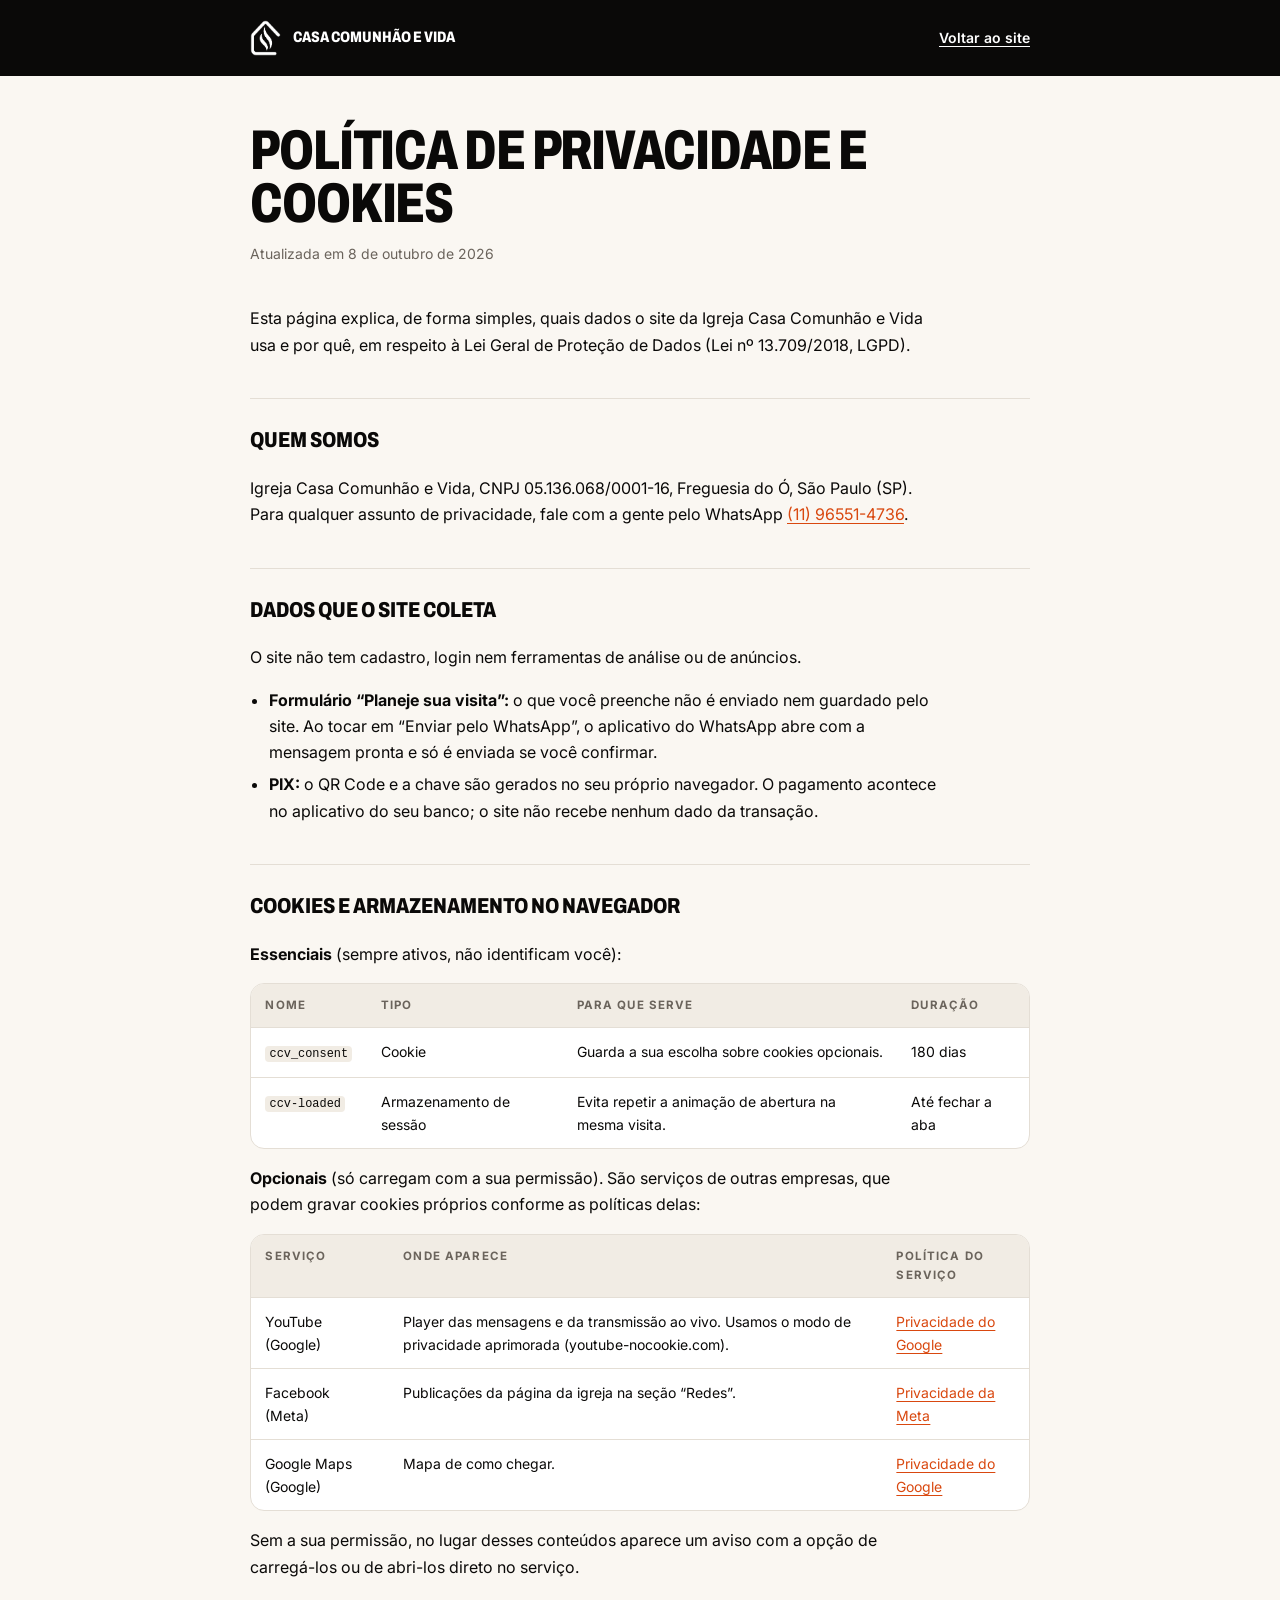
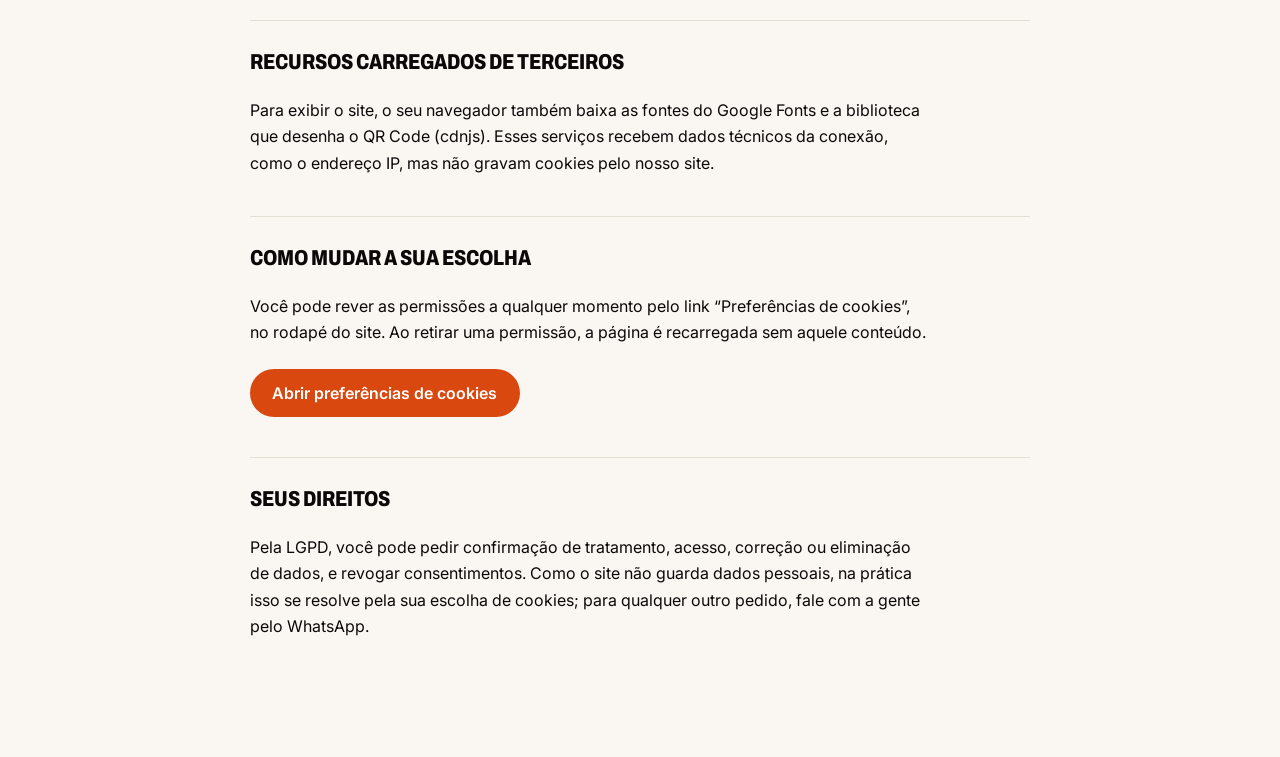
<file: privacidade.html>
<!doctype html>
<html lang="pt-BR">
<head>
  <meta charset="utf-8">
  <meta name="viewport" content="width=device-width, initial-scale=1, viewport-fit=cover">
  <title>Política de privacidade e cookies — Casa Comunhão e Vida</title>
  <meta name="description" content="Como o site da Igreja Casa Comunhão e Vida trata dados pessoais e cookies.">
  <meta name="theme-color" content="#0A0908">
  <link rel="icon" href="assets/favicon.png" type="image/png">
  <link rel="preconnect" href="https://fonts.googleapis.com">
  <link rel="preconnect" href="https://fonts.gstatic.com" crossorigin>
  <link href="https://fonts.googleapis.com/css2?family=Archivo:wdth,wght@62..125,400..900&family=Inter:wght@400;500;600;700&display=swap" rel="stylesheet">
  <link rel="stylesheet" href="design-system/tokens.css">
  <style>
    *, *::before, *::after { box-sizing: border-box; }
    body { margin: 0; font-family: var(--font-body); color: var(--color-foreground); background: var(--color-background); line-height: 1.65; -webkit-font-smoothing: antialiased; }
    a { color: var(--color-accent); text-underline-offset: 3px; }
    :focus-visible { outline: 3px solid var(--color-ring); outline-offset: 3px; border-radius: 6px; }
    .top { background: var(--color-inverse-bg); color: #fff; }
    .top__in { max-width: 820px; margin: 0 auto; padding: 1rem 1.25rem; display: flex; align-items: center; justify-content: space-between; gap: 1rem; }
    .brand { display: flex; align-items: center; gap: .7rem; color: #fff; text-decoration: none; font-family: var(--font-heading); font-stretch: 80%; font-weight: 800; text-transform: uppercase; font-size: .95rem; }
    .brand img { height: 36px; width: auto; }
    .back { color: #fff; font-size: .875rem; font-weight: 600; min-height: 44px; display: inline-flex; align-items: center; }
    main { max-width: 820px; margin: 0 auto; padding: 3rem 1.25rem 5rem; }
    h1 { font-family: var(--font-heading); font-stretch: 74%; font-weight: 800; text-transform: uppercase; font-size: clamp(2.2rem, 7vw, 3.5rem); line-height: .95; margin: 0 0 .75rem; letter-spacing: -.02em; }
    .updated { color: var(--color-muted); font-size: .875rem; margin: 0 0 2.5rem; }
    h2 { font-family: var(--font-heading); font-stretch: 80%; font-weight: 800; text-transform: uppercase; font-size: 1.35rem; margin: 2.5rem 0 .6rem; padding-top: 1.5rem; border-top: 1px solid var(--color-border); }
    p, li { max-width: 68ch; }
    ul { padding-left: 1.2rem; }
    li { margin: .35rem 0; }
    .table-wrap { overflow-x: auto; margin: 1rem 0; border: 1px solid var(--color-border); border-radius: var(--primitive-radius-md); background: var(--color-surface); }
    table { width: 100%; border-collapse: collapse; font-size: .875rem; min-width: 560px; }
    th, td { text-align: left; padding: .75rem .9rem; border-bottom: 1px solid var(--color-border); vertical-align: top; }
    th { font-size: .72rem; letter-spacing: .1em; text-transform: uppercase; color: var(--color-muted); background: var(--color-surface-alt); }
    tr:last-child td { border-bottom: 0; }
    code { font-size: .85em; background: var(--color-surface-alt); padding: .1em .35em; border-radius: 4px; }
    .cta { display: inline-flex; align-items: center; min-height: 48px; padding: 0 1.4rem; margin-top: .5rem; border-radius: 999px; background: var(--color-accent); color: #fff; font-weight: 600; text-decoration: none; }
  </style>
</head>
<body>
  <header class="top">
    <div class="top__in">
      <a class="brand" href="index.html"><img src="assets/logo.png" alt="" width="356" height="407"> Casa Comunhão e Vida</a>
      <a class="back" href="index.html">Voltar ao site</a>
    </div>
  </header>

  <main>
    <h1>Política de privacidade e cookies</h1>
    <p class="updated">Atualizada em 8 de outubro de 2026</p>

    <p>Esta página explica, de forma simples, quais dados o site da Igreja Casa Comunhão e Vida usa e por quê, em respeito à Lei Geral de Proteção de Dados (Lei nº 13.709/2018, LGPD).</p>

    <h2>Quem somos</h2>
    <p>Igreja Casa Comunhão e Vida, CNPJ 05.136.068/0001-16, Freguesia do Ó, São Paulo (SP). Para qualquer assunto de privacidade, fale com a gente pelo WhatsApp <a href="https://wa.me/5511965514736" target="_blank" rel="noopener">(11) 96551-4736</a>.</p>

    <h2>Dados que o site coleta</h2>
    <p>O site não tem cadastro, login nem ferramentas de análise ou de anúncios.</p>
    <ul>
      <li><strong>Formulário “Planeje sua visita”:</strong> o que você preenche não é enviado nem guardado pelo site. Ao tocar em “Enviar pelo WhatsApp”, o aplicativo do WhatsApp abre com a mensagem pronta e só é enviada se você confirmar.</li>
      <li><strong>PIX:</strong> o QR Code e a chave são gerados no seu próprio navegador. O pagamento acontece no aplicativo do seu banco; o site não recebe nenhum dado da transação.</li>
    </ul>

    <h2>Cookies e armazenamento no navegador</h2>
    <p><strong>Essenciais</strong> (sempre ativos, não identificam você):</p>
    <div class="table-wrap">
      <table>
        <thead><tr><th>Nome</th><th>Tipo</th><th>Para que serve</th><th>Duração</th></tr></thead>
        <tbody>
          <tr><td><code>ccv_consent</code></td><td>Cookie</td><td>Guarda a sua escolha sobre cookies opcionais.</td><td>180 dias</td></tr>
          <tr><td><code>ccv-loaded</code></td><td>Armazenamento de sessão</td><td>Evita repetir a animação de abertura na mesma visita.</td><td>Até fechar a aba</td></tr>
        </tbody>
      </table>
    </div>

    <p><strong>Opcionais</strong> (só carregam com a sua permissão). São serviços de outras empresas, que podem gravar cookies próprios conforme as políticas delas:</p>
    <div class="table-wrap">
      <table>
        <thead><tr><th>Serviço</th><th>Onde aparece</th><th>Política do serviço</th></tr></thead>
        <tbody>
          <tr><td>YouTube (Google)</td><td>Player das mensagens e da transmissão ao vivo. Usamos o modo de privacidade aprimorada (youtube-nocookie.com).</td><td><a href="https://policies.google.com/privacy?hl=pt-BR" target="_blank" rel="noopener">Privacidade do Google</a></td></tr>
          <tr><td>Facebook (Meta)</td><td>Publicações da página da igreja na seção “Redes”.</td><td><a href="https://www.facebook.com/privacy/policy/" target="_blank" rel="noopener">Privacidade da Meta</a></td></tr>
          <tr><td>Google Maps (Google)</td><td>Mapa de como chegar.</td><td><a href="https://policies.google.com/privacy?hl=pt-BR" target="_blank" rel="noopener">Privacidade do Google</a></td></tr>
        </tbody>
      </table>
    </div>
    <p>Sem a sua permissão, no lugar desses conteúdos aparece um aviso com a opção de carregá-los ou de abri-los direto no serviço.</p>

    <h2>Recursos carregados de terceiros</h2>
    <p>Para exibir o site, o seu navegador também baixa as fontes do Google Fonts e a biblioteca que desenha o QR Code (cdnjs). Esses serviços recebem dados técnicos da conexão, como o endereço IP, mas não gravam cookies pelo nosso site.</p>

    <h2>Como mudar a sua escolha</h2>
    <p>Você pode rever as permissões a qualquer momento pelo link “Preferências de cookies”, no rodapé do site. Ao retirar uma permissão, a página é recarregada sem aquele conteúdo.</p>
    <a class="cta" href="index.html#cookies">Abrir preferências de cookies</a>

    <h2>Seus direitos</h2>
    <p>Pela LGPD, você pode pedir confirmação de tratamento, acesso, correção ou eliminação de dados, e revogar consentimentos. Como o site não guarda dados pessoais, na prática isso se resolve pela sua escolha de cookies; para qualquer outro pedido, fale com a gente pelo WhatsApp.</p>
  </main>
</body>
</html>
</file>
<file: design-system/tokens.css>
/* Design Tokens - Auto-generated */
/* Do not edit directly - modify tokens.json instead */

/* === PRIMITIVES === */
:root {
  --primitive-color-ink-50: #FAF7F2;
  --primitive-color-ink-100: #F1ECE4;
  --primitive-color-ink-200: #E4DED5;
  --primitive-color-ink-300: #CFC8BE;
  --primitive-color-ink-400: #9A9188;
  --primitive-color-ink-500: #6B645C;
  --primitive-color-ink-700: #2E2A26;
  --primitive-color-ink-800: #1F1C19;
  --primitive-color-ink-900: #141210;
  --primitive-color-ink-950: #0A0908;
  --primitive-color-fire-300: #FDBA74;
  --primitive-color-fire-400: #FB923C;
  --primitive-color-fire-500: #F26B1D;
  --primitive-color-fire-600: #D9480F;
  --primitive-color-fire-700: #B03A0B;
  --primitive-color-fire-800: #7C2D12;
  --primitive-color-amber-400: #FBBF24;
  --primitive-color-amber-500: #F59E0B;
  --primitive-color-rose-300: #F2B8C6;
  --primitive-color-rose-600: #C2456A;
  --primitive-color-whatsapp: #1FA855;
  --primitive-color-white: #FFFFFF;
  --primitive-font-display: 'Archivo', 'Arial Narrow', sans-serif;
  --primitive-font-serif: 'Instrument Serif', Georgia, serif;
  --primitive-font-body: 'Inter', system-ui, sans-serif;
  --primitive-fontSize-xs: 0.75rem;
  --primitive-fontSize-sm: 0.875rem;
  --primitive-fontSize-base: 1rem;
  --primitive-fontSize-lg: 1.125rem;
  --primitive-fontSize-xl: 1.375rem;
  --primitive-fontSize-2xl: 1.75rem;
  --primitive-fontSize-3xl: clamp(2rem, 4vw, 3rem);
  --primitive-fontSize-4xl: clamp(2.5rem, 6vw, 4.5rem);
  --primitive-fontSize-5xl: clamp(2.75rem, 8vw, 6.5rem);
  --primitive-spacing-1: 0.25rem;
  --primitive-spacing-2: 0.5rem;
  --primitive-spacing-3: 0.75rem;
  --primitive-spacing-4: 1rem;
  --primitive-spacing-6: 1.5rem;
  --primitive-spacing-8: 2rem;
  --primitive-spacing-12: 3rem;
  --primitive-spacing-16: 4rem;
  --primitive-spacing-24: 6rem;
  --primitive-spacing-32: 8rem;
  --primitive-radius-sm: 8px;
  --primitive-radius-md: 14px;
  --primitive-radius-lg: 24px;
  --primitive-radius-xl: 36px;
  --primitive-radius-full: 9999px;
  --primitive-shadow-sm: 0 1px 2px rgb(10 9 8 / 0.06);
  --primitive-shadow-md: 0 8px 24px -8px rgb(10 9 8 / 0.18);
  --primitive-shadow-lg: 0 24px 60px -20px rgb(10 9 8 / 0.35);
  --primitive-shadow-glow: 0 0 0 1px rgb(242 107 29 / 0.25), 0 20px 60px -15px rgb(242 107 29 / 0.55);
  --primitive-duration-fast: 150ms;
  --primitive-duration-normal: 250ms;
  --primitive-duration-slow: 600ms;
  --primitive-easing-out: cubic-bezier(0.22, 1, 0.36, 1);
}

/* === SEMANTIC === */
:root {
  --color-background: #FAF7F2;
  --color-surface: #FFFFFF;
  --color-surface-alt: #F1ECE4;
  --color-foreground: #0A0908;
  --color-muted: #6B645C;
  --color-border: #E4DED5;
  --color-inverse-bg: #0A0908;
  --color-inverse-surface: #1F1C19;
  --color-inverse-fg: #FAF7F2;
  --color-inverse-muted: #9A9188;
  --color-primary: #0A0908;
  --color-on-primary: #FFFFFF;
  --color-accent: #D9480F;
  --color-accent-bright: #F26B1D;
  --color-accent-soft: #FDBA74;
  --color-glow: #FBBF24;
  --color-ring: #F26B1D;
  --font-heading: 'Archivo', 'Arial Narrow', sans-serif;
  --font-accent: 'Instrument Serif', Georgia, serif;
  --font-body: 'Inter', system-ui, sans-serif;
}

/* === COMPONENTS === */
:root {
  --button-primary-bg: #D9480F;
  --button-primary-fg: #FFFFFF;
  --button-primary-hover: #B03A0B;
  --button-radius: 9999px;
  --button-height: 3rem;
  --card-bg: #FFFFFF;
  --card-border: #E4DED5;
  --card-radius: 24px;
  --card-shadow: 0 8px 24px -8px rgb(10 9 8 / 0.18);
  --nav-height: 4.5rem;
}
</file>
